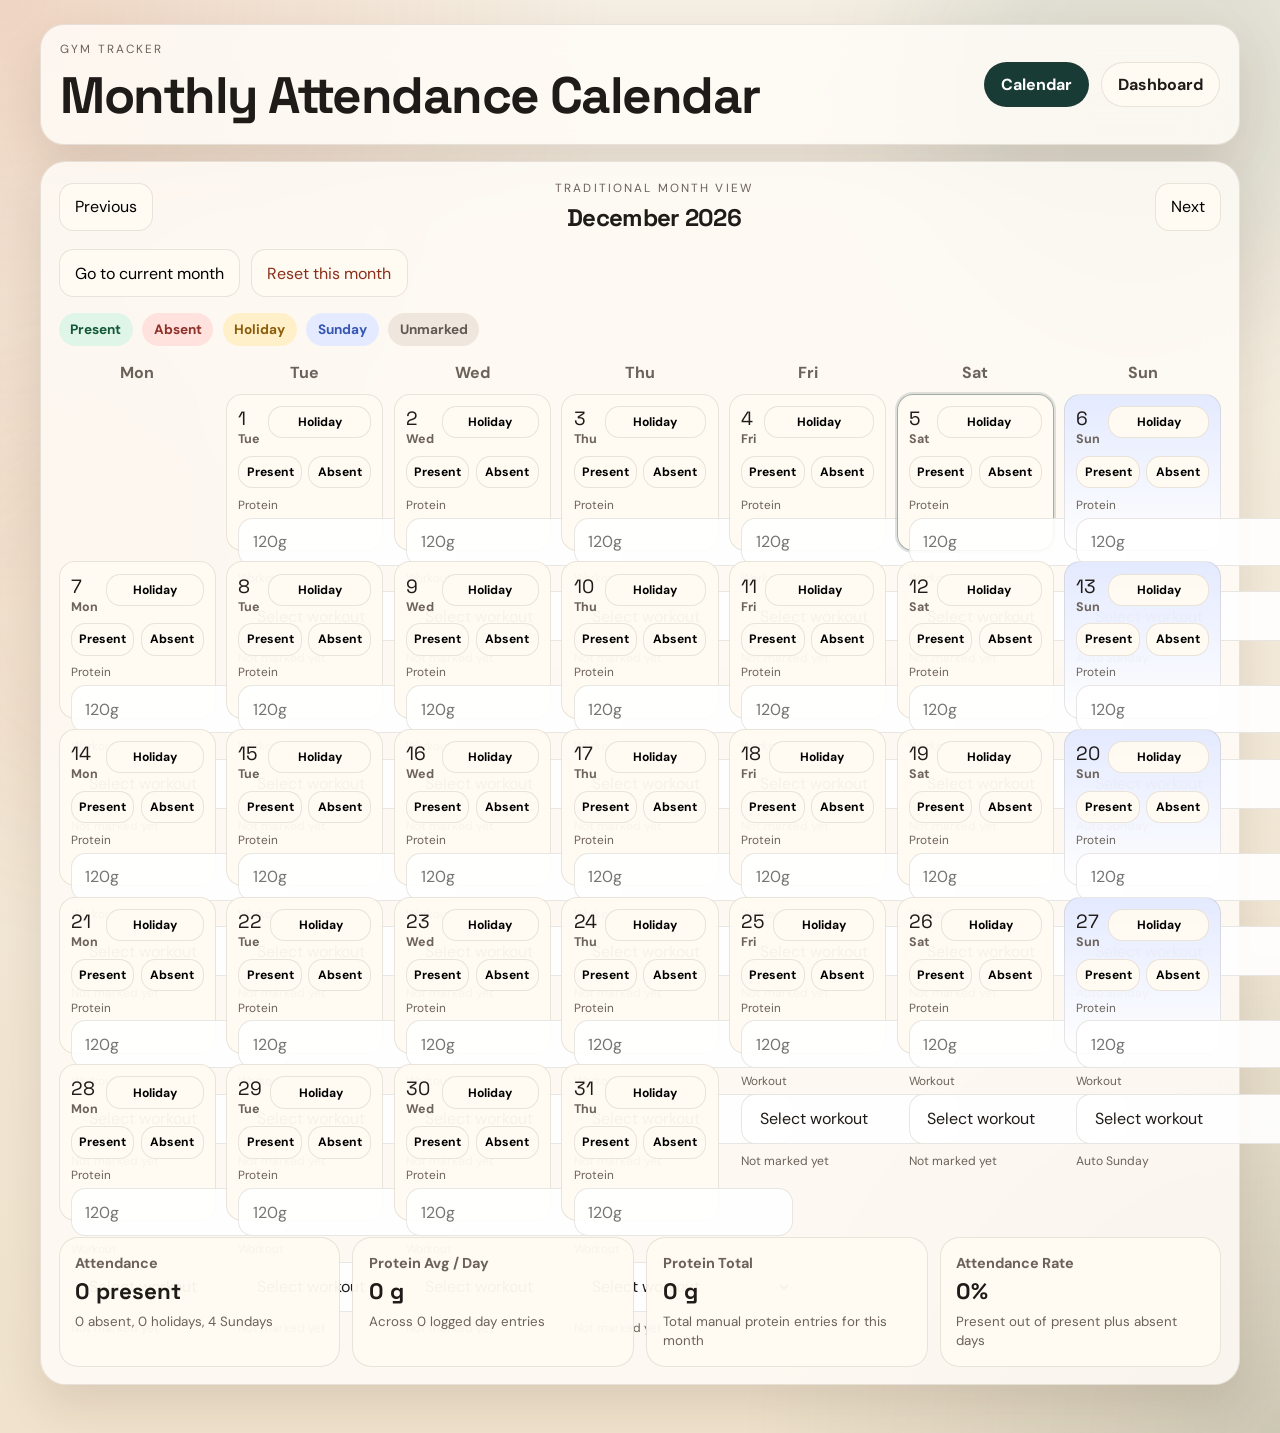
<file: index.html>
<!DOCTYPE html>
<html lang="en">
  <head>
    <meta charset="UTF-8" />
    <meta name="viewport" content="width=device-width, initial-scale=1.0" />
    <title>Gym Attendance Marker</title>
    <link rel="preconnect" href="https://fonts.googleapis.com" />
    <link rel="preconnect" href="https://fonts.gstatic.com" crossorigin />
    <link
      href="https://fonts.googleapis.com/css2?family=DM+Sans:wght@400;500;700&family=Space+Grotesk:wght@500;700&display=swap"
      rel="stylesheet"
    />
    <link rel="stylesheet" href="./styles.css" />
  </head>
  <body data-page="calendar">
    <div class="background-glow background-glow-a"></div>
    <div class="background-glow background-glow-b"></div>

    <div class="app-shell">
      <header class="topbar">
        <div>
          <p class="eyebrow">Gym Tracker</p>
          <h1 class="page-title">Monthly Attendance Calendar</h1>
        </div>

        <nav class="nav-links">
          <a class="nav-link active" href="./index.html">Calendar</a>
          <a class="nav-link" href="./dashboard.html">Dashboard</a>
        </nav>
      </header>

      <main class="single-panel">
        <section class="planner-panel">
          <div class="calendar-toolbar">
            <button id="prevMonthBtn" class="ghost-button" type="button">
              Previous
            </button>

            <div class="month-heading-wrap">
              <p class="eyebrow">Traditional Month View</p>
              <h2 id="activeMonthLabel" class="section-title"></h2>
            </div>

            <button id="nextMonthBtn" class="ghost-button" type="button">
              Next
            </button>
          </div>

          <div class="quick-actions">
            <button id="todayBtn" class="ghost-button" type="button">
              Go to current month
            </button>
            <button id="resetMonthBtn" class="danger-button" type="button">
              Reset this month
            </button>
          </div>

          <div class="legend-grid compact-legend">
            <span class="legend-chip legend-present">Present</span>
            <span class="legend-chip legend-absent">Absent</span>
            <span class="legend-chip legend-holiday">Holiday</span>
            <span class="legend-chip legend-sunday">Sunday</span>
            <span class="legend-chip legend-unmarked">Unmarked</span>
          </div>

          <div class="weekdays" aria-hidden="true">
            <span>Mon</span>
            <span>Tue</span>
            <span>Wed</span>
            <span>Thu</span>
            <span>Fri</span>
            <span>Sat</span>
            <span>Sun</span>
          </div>

          <div id="calendarGrid" class="calendar-grid indian-calendar"></div>

          <div id="monthSummary" class="month-summary summary-wide"></div>
        </section>
      </main>
    </div>

    <script src="./app.js"></script>
  </body>
</html>
</file>
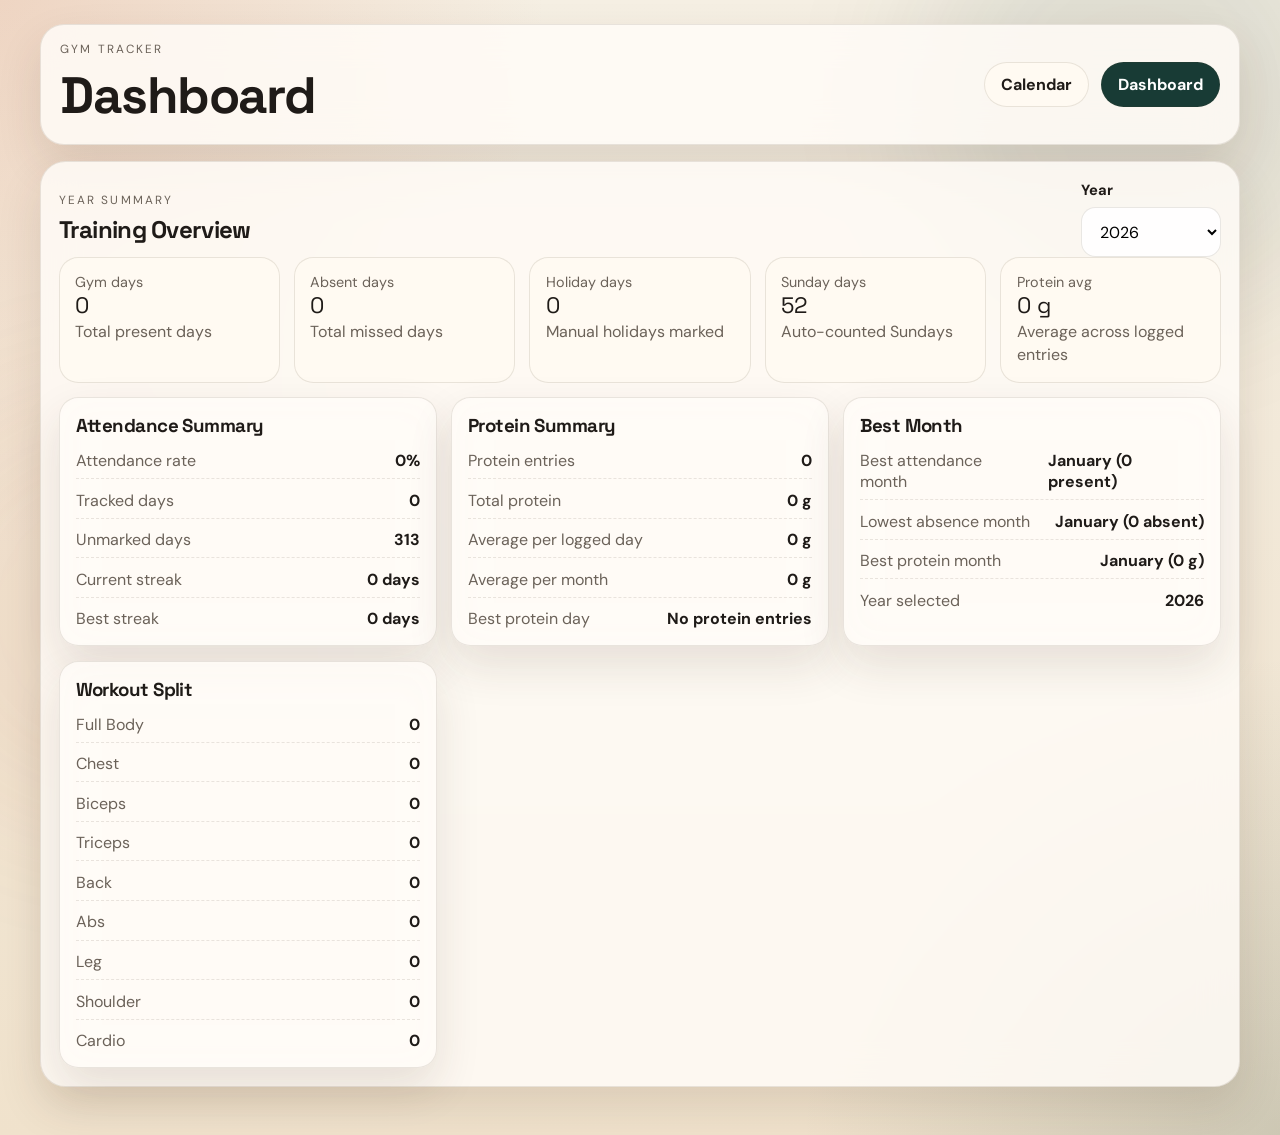
<file: dashboard.html>
<!DOCTYPE html>
<html lang="en">
  <head>
    <meta charset="UTF-8" />
    <meta name="viewport" content="width=device-width, initial-scale=1.0" />
    <title>Gym Attendance Dashboard</title>
    <link rel="preconnect" href="https://fonts.googleapis.com" />
    <link rel="preconnect" href="https://fonts.gstatic.com" crossorigin />
    <link
      href="https://fonts.googleapis.com/css2?family=DM+Sans:wght@400;500;700&family=Space+Grotesk:wght@500;700&display=swap"
      rel="stylesheet"
    />
    <link rel="stylesheet" href="./styles.css" />
  </head>
  <body data-page="dashboard">
    <div class="background-glow background-glow-a"></div>
    <div class="background-glow background-glow-b"></div>

    <div class="app-shell">
      <header class="topbar">
        <div>
          <p class="eyebrow">Gym Tracker</p>
          <h1 class="page-title">Dashboard</h1>
        </div>

        <nav class="nav-links">
          <a class="nav-link" href="./index.html">Calendar</a>
          <a class="nav-link active" href="./dashboard.html">Dashboard</a>
        </nav>
      </header>

      <main class="single-panel">
        <section class="dashboard-panel">
          <div class="section-heading">
            <div>
              <p class="eyebrow">Year Summary</p>
              <h2 class="section-title">Training Overview</h2>
            </div>

            <label class="field year-field">
              <span>Year</span>
              <select id="yearSelect" aria-label="Select dashboard year"></select>
            </label>
          </div>

          <div id="dashboardCards" class="metric-grid"></div>

          <div class="dashboard-secondary-grid">
            <article class="insight-card">
              <h3>Attendance Summary</h3>
              <div id="consistencyStats" class="detail-list"></div>
            </article>

            <article class="insight-card">
              <h3>Protein Summary</h3>
              <div id="nutritionStats" class="detail-list"></div>
            </article>

            <article class="insight-card">
              <h3>Best Month</h3>
              <div id="bestMonthStats" class="detail-list"></div>
            </article>

            <article class="insight-card">
              <h3>Workout Split</h3>
              <div id="workoutSplitStats" class="detail-list"></div>
            </article>
          </div>
        </section>
      </main>
    </div>

    <script src="./app.js"></script>
  </body>
</html>
</file>
<file: styles.css>
:root {
  --bg: #f5efe3;
  --bg-deep: #f0e2cc;
  --surface: rgba(255, 252, 247, 0.85);
  --surface-strong: rgba(255, 250, 242, 0.96);
  --text: #1f1b18;
  --muted: #6b6259;
  --line: rgba(76, 56, 35, 0.12);
  --shadow: 0 20px 45px rgba(63, 44, 21, 0.12);
  --present: #218652;
  --present-soft: #dff5e8;
  --absent: #c94d44;
  --absent-soft: #ffe2de;
  --holiday: #cb8b17;
  --holiday-soft: #fff0ca;
  --sunday: #5470cc;
  --sunday-soft: #e4eaff;
  --unmarked: #90857a;
  --unmarked-soft: #efe7de;
}

* {
  box-sizing: border-box;
}

body {
  margin: 0;
  min-height: 100vh;
  font-family: "DM Sans", sans-serif;
  color: var(--text);
  background:
    radial-gradient(circle at top left, rgba(208, 95, 49, 0.18), transparent 32%),
    radial-gradient(circle at bottom right, rgba(22, 60, 53, 0.16), transparent 28%),
    linear-gradient(180deg, var(--bg) 0%, var(--bg-deep) 100%);
}

button,
select,
input {
  font: inherit;
}

.background-glow {
  position: fixed;
  width: 28rem;
  height: 28rem;
  filter: blur(70px);
  border-radius: 999px;
  opacity: 0.35;
  pointer-events: none;
}

.background-glow-a {
  top: -8rem;
  right: -5rem;
  background: rgba(22, 60, 53, 0.28);
}

.background-glow-b {
  left: -7rem;
  bottom: 4rem;
  background: rgba(208, 95, 49, 0.22);
}

.app-shell {
  position: relative;
  z-index: 1;
  width: min(1200px, calc(100% - 2rem));
  margin: 0 auto;
  padding: 1.5rem 0 3rem;
}

.topbar,
.planner-panel,
.dashboard-panel,
.insight-card {
  backdrop-filter: blur(18px);
  -webkit-backdrop-filter: blur(18px);
}

.topbar,
.planner-panel,
.dashboard-panel,
.insight-card {
  background: var(--surface);
  border: 1px solid var(--line);
  box-shadow: var(--shadow);
}

.topbar {
  border-radius: 1.5rem;
  padding: 1rem 1.2rem;
  display: flex;
  justify-content: space-between;
  align-items: center;
  gap: 1rem;
  margin-bottom: 1rem;
  flex-wrap: wrap;
}

.eyebrow {
  margin: 0 0 0.4rem;
  text-transform: uppercase;
  letter-spacing: 0.18em;
  font-size: 0.74rem;
  color: var(--muted);
}

.page-title,
.section-title,
.insight-card h3 {
  margin: 0;
  font-family: "Space Grotesk", sans-serif;
  letter-spacing: -0.03em;
}

.page-title {
  font-size: clamp(2rem, 4vw, 3.2rem);
}

.nav-links {
  display: flex;
  gap: 0.75rem;
  flex-wrap: wrap;
}

.nav-link {
  text-decoration: none;
  color: var(--text);
  background: var(--surface-strong);
  border: 1px solid var(--line);
  border-radius: 999px;
  padding: 0.7rem 1rem;
  font-weight: 700;
}

.nav-link.active {
  background: #183b35;
  color: white;
}

.single-panel {
  display: grid;
}

.planner-panel,
.dashboard-panel {
  border-radius: 1.6rem;
  padding: 1.1rem;
}

.calendar-toolbar,
.section-heading {
  display: flex;
  justify-content: space-between;
  align-items: center;
  gap: 1rem;
  flex-wrap: wrap;
}

.month-heading-wrap {
  text-align: center;
}

.quick-actions {
  display: flex;
  gap: 0.7rem;
  flex-wrap: wrap;
  margin: 1rem 0;
}

.field {
  display: grid;
  gap: 0.45rem;
}

.field span {
  font-size: 0.92rem;
  font-weight: 700;
}

.year-field {
  min-width: 140px;
}

select,
.ghost-button,
.danger-button,
.status-toggle,
.protein-input,
.workout-select {
  border: 1px solid var(--line);
  border-radius: 0.9rem;
}

select,
.protein-input,
.workout-select {
  background: rgba(255, 255, 255, 0.9);
  padding: 0.78rem 0.85rem;
}

.ghost-button,
.danger-button,
.status-toggle {
  background: var(--surface-strong);
  padding: 0.78rem 0.95rem;
  cursor: pointer;
  transition:
    transform 150ms ease,
    background 150ms ease,
    border-color 150ms ease;
}

.ghost-button:hover,
.danger-button:hover,
.status-toggle:hover {
  transform: translateY(-1px);
}

.danger-button {
  color: #8b2f1a;
}

.legend-grid {
  display: flex;
  flex-wrap: wrap;
  gap: 0.6rem;
}

.compact-legend {
  margin-bottom: 1rem;
}

.legend-chip {
  padding: 0.5rem 0.72rem;
  border-radius: 999px;
  font-size: 0.85rem;
  font-weight: 700;
}

.legend-present {
  background: var(--present-soft);
  color: #145837;
}

.legend-absent {
  background: var(--absent-soft);
  color: #8f3029;
}

.legend-holiday {
  background: var(--holiday-soft);
  color: #8b5d09;
}

.legend-sunday {
  background: var(--sunday-soft);
  color: #3556b2;
}

.legend-unmarked {
  background: var(--unmarked-soft);
  color: #625952;
}

.weekdays,
.calendar-grid {
  display: grid;
  grid-template-columns: repeat(7, minmax(0, 1fr));
  gap: 0.65rem;
}

.weekdays {
  margin-bottom: 0.65rem;
}

.weekdays span {
  text-align: center;
  font-weight: 700;
  color: var(--muted);
}

.calendar-spacer,
.day-cell {
  aspect-ratio: 1 / 1;
  min-height: 130px;
}

.calendar-spacer {
  border-radius: 1rem;
}

.day-cell {
  border-radius: 1rem;
  border: 1px solid var(--line);
  background: var(--surface-strong);
  padding: 0.7rem;
  display: flex;
  flex-direction: column;
  gap: 0.55rem;
}

.day-cell.today {
  box-shadow: 0 0 0 2px rgba(24, 59, 53, 0.14);
  border-color: rgba(24, 59, 53, 0.4);
}

.day-cell.status-present {
  background: linear-gradient(180deg, var(--present-soft), rgba(255, 255, 255, 0.94));
}

.day-cell.status-absent {
  background: linear-gradient(180deg, var(--absent-soft), rgba(255, 255, 255, 0.94));
}

.day-cell.status-holiday {
  background: linear-gradient(180deg, var(--holiday-soft), rgba(255, 255, 255, 0.94));
}

.day-cell.status-sunday {
  background: linear-gradient(180deg, var(--sunday-soft), rgba(255, 255, 255, 0.94));
}

.day-top {
  display: flex;
  justify-content: space-between;
  align-items: start;
  gap: 0.5rem;
}

.day-number {
  font-family: "Space Grotesk", sans-serif;
  font-size: 1.2rem;
}

.day-name {
  color: var(--muted);
  font-size: 0.78rem;
  font-weight: 700;
}

.status-row {
  display: flex;
  gap: 0.4rem;
}

.status-toggle {
  flex: 1;
  padding: 0.45rem;
  font-size: 0.76rem;
  font-weight: 700;
}

.status-toggle.active[data-status="present"] {
  background: var(--present);
  color: white;
  border-color: var(--present);
}

.status-toggle.active[data-status="absent"] {
  background: var(--absent);
  color: white;
  border-color: var(--absent);
}

.status-note {
  margin-top: auto;
  font-size: 0.76rem;
  color: var(--muted);
  min-height: 1rem;
}

.protein-wrap {
  display: grid;
  gap: 0.3rem;
}

.protein-wrap label {
  font-size: 0.74rem;
  color: var(--muted);
}

.workout-select {
  width: 100%;
  color: var(--text);
}

.month-summary {
  display: grid;
  gap: 0.8rem;
  margin-top: 1rem;
}

.summary-wide {
  grid-template-columns: repeat(4, minmax(0, 1fr));
}

.summary-card,
.metric-card {
  background: var(--surface-strong);
  border: 1px solid var(--line);
  border-radius: 1.2rem;
  padding: 0.95rem;
}

.summary-card h3,
.metric-card p {
  margin: 0;
}

.summary-card h3,
.metric-label {
  color: var(--muted);
  font-size: 0.9rem;
}

.summary-card strong,
.metric-value {
  display: block;
  margin-top: 0.35rem;
  font-family: "Space Grotesk", sans-serif;
  font-size: 1.4rem;
}

.summary-card small,
.metric-subtext {
  display: block;
  margin-top: 0.35rem;
  color: var(--muted);
  line-height: 1.45;
}

.metric-grid {
  display: grid;
  grid-template-columns: repeat(5, minmax(0, 1fr));
  gap: 0.9rem;
}

.dashboard-secondary-grid {
  display: grid;
  grid-template-columns: repeat(3, minmax(0, 1fr));
  gap: 0.9rem;
  margin-top: 0.9rem;
}

.insight-card {
  border-radius: 1.2rem;
  padding: 1rem;
}

.detail-list {
  display: grid;
  gap: 0.65rem;
  margin-top: 0.8rem;
}

.detail-row {
  display: flex;
  justify-content: space-between;
  gap: 1rem;
  border-bottom: 1px dashed var(--line);
  padding-bottom: 0.45rem;
}

.detail-row:last-child {
  border-bottom: 0;
  padding-bottom: 0;
}

.detail-row span:first-child {
  color: var(--muted);
}

@media (max-width: 1000px) {
  .metric-grid,
  .dashboard-secondary-grid,
  .summary-wide {
    grid-template-columns: repeat(2, minmax(0, 1fr));
  }

  .calendar-spacer,
  .day-cell {
    min-height: 118px;
  }
}

@media (max-width: 760px) {
  .app-shell {
    width: min(100% - 1rem, 1200px);
    padding-top: 1rem;
  }

  .metric-grid,
  .dashboard-secondary-grid,
  .summary-wide {
    grid-template-columns: 1fr;
  }

  .weekdays {
    display: none;
  }

  .calendar-grid {
    grid-template-columns: 1fr;
    gap: 0.55rem;
  }

  .calendar-spacer {
    display: none;
  }

  .day-cell {
    aspect-ratio: auto;
    min-height: auto;
    padding: 0.8rem;
    gap: 0.7rem;
    border-radius: 1.1rem;
  }

  .day-top {
    align-items: center;
  }

  .day-number {
    font-size: 1.35rem;
  }

  .day-name {
    font-size: 0.86rem;
  }

  .status-row {
    display: grid;
    grid-template-columns: repeat(2, minmax(0, 1fr));
    gap: 0.55rem;
  }

  .status-toggle {
    min-height: 44px;
    font-size: 0.84rem;
  }

  .protein-input {
    min-height: 44px;
  }

  .workout-select {
    min-height: 44px;
  }

  .status-note {
    min-height: 0;
    font-size: 0.82rem;
  }
}
</file>
